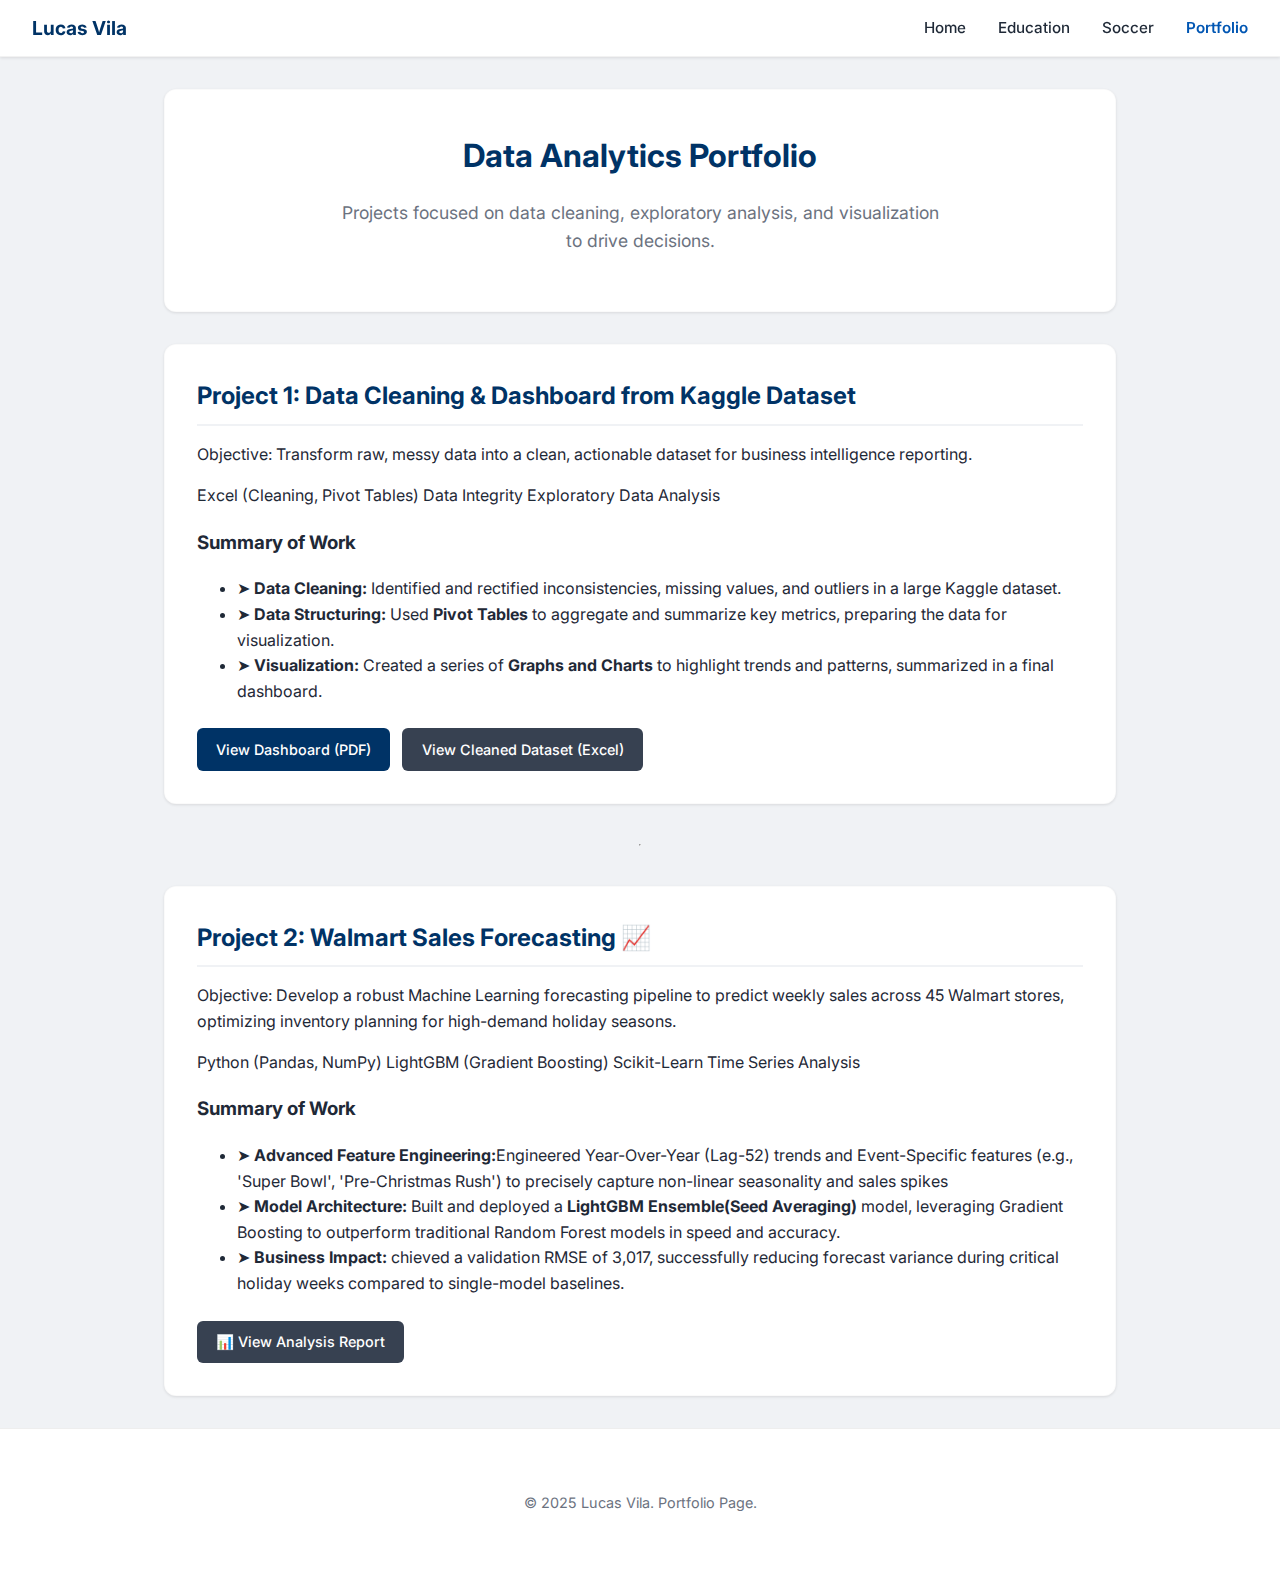
<file: portfolio.html>
<!DOCTYPE html>
<html lang="en">
  <head>
    <meta charset="UTF-8" />
    <meta name="viewport" content="width=device-width, initial-scale=1.0" />
    <title>Portfolio - Lucas Vila</title>
    <link rel="stylesheet" href="styles.css" />
  </head>
  <body>
    <nav>
      <a href="index.html" class="nav-brand">Lucas Vila</a>
      <ul>
        <li><a href="index.html">Home</a></li>
        <li><a href="education.html">Education</a></li>
        <li><a href="soccer.html">Soccer</a></li>
        <li><a href="portfolio.html" aria-current="page">Portfolio</a></li>
      </ul>
    </nav>

    <main>
      <!-- Hero Section -->
      <section>
        <h1 class="hero-title text-center">Data Analytics Portfolio</h1>
        <p class="hero-subtitle text-center">
          Projects focused on data cleaning, exploratory analysis, and
          visualization to drive decisions.
        </p>
      </section>

      <!-- Project 1 -->
      <section>
        <h2>Project 1: Data Cleaning & Dashboard from Kaggle Dataset</h2>
        <p class="project-objective">
          Objective: Transform raw, messy data into a clean, actionable dataset
          for business intelligence reporting.
        </p>

        <div class="tags-container">
          <span class="tag">Excel (Cleaning, Pivot Tables)</span>
          <span class="tag">Data Integrity</span>
          <span class="tag">Exploratory Data Analysis</span>
        </div>

        <h3>Summary of Work</h3>
        <ul class="custom-list">
          <li class="custom-list-item">
            <span class="list-icon">➤</span>
            <strong>Data Cleaning:</strong> Identified and rectified
            inconsistencies, missing values, and outliers in a large Kaggle
            dataset.
          </li>
          <li class="custom-list-item">
            <span class="list-icon">➤</span>
            <strong>Data Structuring:</strong> Used
            <strong>Pivot Tables</strong> to aggregate and summarize key
            metrics, preparing the data for visualization.
          </li>
          <li class="custom-list-item">
            <span class="list-icon">➤</span>
            <strong>Visualization:</strong> Created a series of
            <strong>Graphs and Charts</strong> to highlight trends and patterns,
            summarized in a final dashboard.
          </li>
        </ul>

        <div class="btn-group">
          <a
            href="project_assets/Dashboard.pdf"
            target="_blank"
            class="btn-link"
            >View Dashboard (PDF)</a
          >
          <a
            href="project_assets/finance_clean.xlsx"
            target="_blank"
            class="btn-link btn-dark"
            >View Cleaned Dataset (Excel)</a
          >
        </div>
      </section>

      <hr />

      <!-- Project 2 -->
      <section>
        <h2>Project 2: Walmart Sales Forecasting 📈</h2>
        <p class="project-objective">
          Objective: Develop a robust Machine Learning forecasting pipeline to
          predict weekly sales across 45 Walmart stores, optimizing inventory
          planning for high-demand holiday seasons.
        </p>

        <div class="tags-container">
          <span class="tag">Python (Pandas, NumPy)</span>
          <span class="tag">LightGBM (Gradient Boosting)</span>
          <span class="tag">Scikit-Learn</span>
          <span class="tag">Time Series Analysis</span>
        </div>

        <h3>Summary of Work</h3>
        <ul class="custom-list">
          <li class="custom-list-item">
            <span class="list-icon">➤</span>
            <strong>Advanced Feature Engineering:</strong>Engineered
            Year-Over-Year (Lag-52) trends and Event-Specific features (e.g.,
            'Super Bowl', 'Pre-Christmas Rush') to precisely capture non-linear
            seasonality and sales spikes
          </li>
          <li class="custom-list-item">
            <span class="list-icon">➤</span>
            <strong>Model Architecture:</strong> Built and deployed a
            <strong>LightGBM Ensemble(Seed Averaging)</strong> model, leveraging
            Gradient Boosting to outperform traditional Random Forest models in
            speed and accuracy.
          </li>
          <li class="custom-list-item">
            <span class="list-icon">➤</span>
            <strong>Business Impact:</strong> chieved a validation RMSE of
            3,017, successfully reducing forecast variance during critical
            holiday weeks compared to single-model baselines.
          </li>
        </ul>

        <div class="btn-group">
          <a
            href="walmart-sales-forecasting/report.html"
            target="_blank"
            class="btn-link btn-dark"
          >
            📊 View Analysis Report
          </a>
        </div>
      </section>
    </main>

    <footer>
      <p>© 2025 Lucas Vila. Portfolio Page.</p>
    </footer>
  </body>
</html>
</file>
<file: styles.css>
/* Importar fuente moderna 'Inter' de Google Fonts */
@import url('https://fonts.googleapis.com/css2?family=Inter:wght@300;400;500;600;700&display=swap');

:root {
  --primary: #003366;
  --accent: #0056b3;
  --bg-body: #f0f2f5;
  --bg-card: #ffffff;
  --text-main: #1f2937;
  --text-muted: #6b7280;
  --shadow-sm: 0 1px 3px rgba(0,0,0,0.1);
  --shadow-md: 0 4px 6px -1px rgba(0,0,0,0.1), 0 2px 4px -1px rgba(0,0,0,0.06);
  --radius: 12px;
}

* { box-sizing: border-box; }

body {
  font-family: 'Inter', sans-serif;
  background: var(--bg-body);
  color: var(--text-main);
  margin: 0;
  padding: 0;
  line-height: 1.6;
}

/* --- Navegación --- */
nav {
  background: rgba(255, 255, 255, 0.95);
  backdrop-filter: blur(10px);
  position: sticky;
  top: 0;
  z-index: 1000;
  border-bottom: 1px solid rgba(0,0,0,0.05);
  padding: 0.8rem 2rem;
  display: flex;
  justify-content: space-between;
  align-items: center;
  box-shadow: var(--shadow-sm);
}

.nav-brand {
  font-weight: 700;
  font-size: 1.2rem;
  color: var(--primary);
  text-decoration: none;
}

nav ul {
  list-style: none;
  display: flex;
  gap: 2rem;
  margin: 0;
  padding: 0;
}

nav a {
  text-decoration: none;
  color: var(--text-main);
  font-weight: 500;
  font-size: 0.95rem;
  transition: color 0.2s ease;
}

nav a:hover, nav a[aria-current="page"] {
  color: var(--accent);
  font-weight: 600;
}

/* --- Layout Principal --- */
main {
  max-width: 1000px;
  margin: 2rem auto;
  padding: 0 1.5rem;
  display: flex;
  flex-direction: column;
  gap: 2rem;
  min-height: 80vh;
}

/* --- Hero --- */
.hero-title {
  margin: 0.5rem 0;
  font-size: clamp(1.8rem, 2.5vw, 2.2rem);
  color: var(--primary);
  font-weight: 700;
}

.hero-subtitle {
  color: var(--text-muted);
  font-size: clamp(1rem, 1.5vw, 1.1rem);
  margin-bottom: 1.5rem;
  max-width: 600px;
  margin-left: auto;
  margin-right: auto;
}

.hero-card {
  display: flex;
  flex-direction: column;
  align-items: center;
  gap: 1.5rem;
  text-align: center;
}

.hero-card img {
  max-width: 250px;
  border-radius: var(--radius);
}

@media (min-width: 900px) {
  .hero-card {
    flex-direction: row;
    justify-content: center;
    text-align: left;
  }
}

/* --- Secciones --- */
section {
  background: var(--bg-card);
  padding: 2rem;
  border-radius: var(--radius);
  box-shadow: var(--shadow-sm);
  transition: transform 0.2s ease, box-shadow 0.2s ease;
  border: 1px solid rgba(0,0,0,0.02);
}

section:hover {
  transform: translateY(-2px);
  box-shadow: var(--shadow-md);
}

h2 {
  color: var(--primary);
  margin-top: 0;
  font-size: 1.5rem;
  border-bottom: 2px solid #f0f2f5;
  padding-bottom: 0.5rem;
  margin-bottom: 1rem;
}

h3 { color: var(--text-main); }

/* --- Botones --- */
.btn-group {
  display: flex;
  gap: 12px;
  flex-wrap: wrap;
  margin-top: 1.5rem;
}

.btn-link {
  display: inline-flex;
  align-items: center;
  background: var(--primary);
  color: white;
  padding: 0.6rem 1.2rem;
  border-radius: 6px;
  text-decoration: none;
  font-weight: 500;
  font-size: 0.9rem;
  transition: background 0.3s, transform 0.1s;
}

.btn-link:hover {
  background: var(--accent);
  transform: translateY(-1px);
}

.btn-dark { background: #374151; }
.btn-dark:hover { background: #1f2937; }

/* --- Tablas --- */
table {
  width: 100%;
  border-collapse: collapse;
  margin-top: 1rem;
  background: white;
  border-radius: 8px;
  overflow: hidden;
  font-size: 0.95rem;
}

th, td {
  padding: 1rem;
  text-align: left;
  border-bottom: 1px solid #f0f0f0;
}

th {
  background-color: #f8fafc;
  color: var(--primary);
  font-weight: 600;
  text-transform: uppercase;
  font-size: 0.8rem;
  letter-spacing: 0.5px;
}

tr:last-child td { border-bottom: none; }

/* --- Galerías --- */
.logos-grid {
  display: flex;
  justify-content: center;
  gap: 2rem;
  flex-wrap: wrap;
  margin: 2rem 0;
}

.logos-grid img {
  height: 60px;
  width: auto;
  object-fit: contain;
  filter: grayscale(100%);
  opacity: 0.6;
  transition: all 0.3s ease;
}

.logos-grid img:hover {
  filter: grayscale(0%);
  opacity: 1;
  transform: scale(1.1);
}

.photo-grid {
  display: grid;
  grid-template-columns: repeat(auto-fit, minmax(250px, 1fr));
  gap: 1rem;
  margin: 1.5rem 0;
}

.photo-grid img {
  width: 100%;
  height: 200px;
  object-fit: cover;
  border-radius: 8px;
  transition: transform 0.3s;
}

.photo-grid img:hover { transform: scale(1.02); }

/* --- Video --- */
.video-container {
  position: relative;
  padding-bottom: 56.25%;
  height: 0;
  overflow: hidden;
}

.video-container iframe {
  position: absolute;
  top: 0;
  left: 0;
  width: 100%;
  height: 100%;
  border: none;
}

/* --- Footer --- */
footer {
  text-align: center;
  padding: 3rem 1rem;
  color: var(--text-muted);
  font-size: 0.9rem;
  background: white;
  margin-top: 2rem;
  border-top: 1px solid #eee;
}

/* --- Mobile --- */
@media (max-width: 600px) {
  nav { flex-direction: column; gap: 1rem; padding: 1rem; }
  .btn-group { flex-direction: column; width: 100%; }
  .btn-link { width: 100%; justify-content: center; }
  th, td { padding: 0.75rem 0.5rem; font-size: 0.85rem; }
}
.text-center { text-align: center; }

.btn-group.centered {
  justify-content: center;
}
</file>
